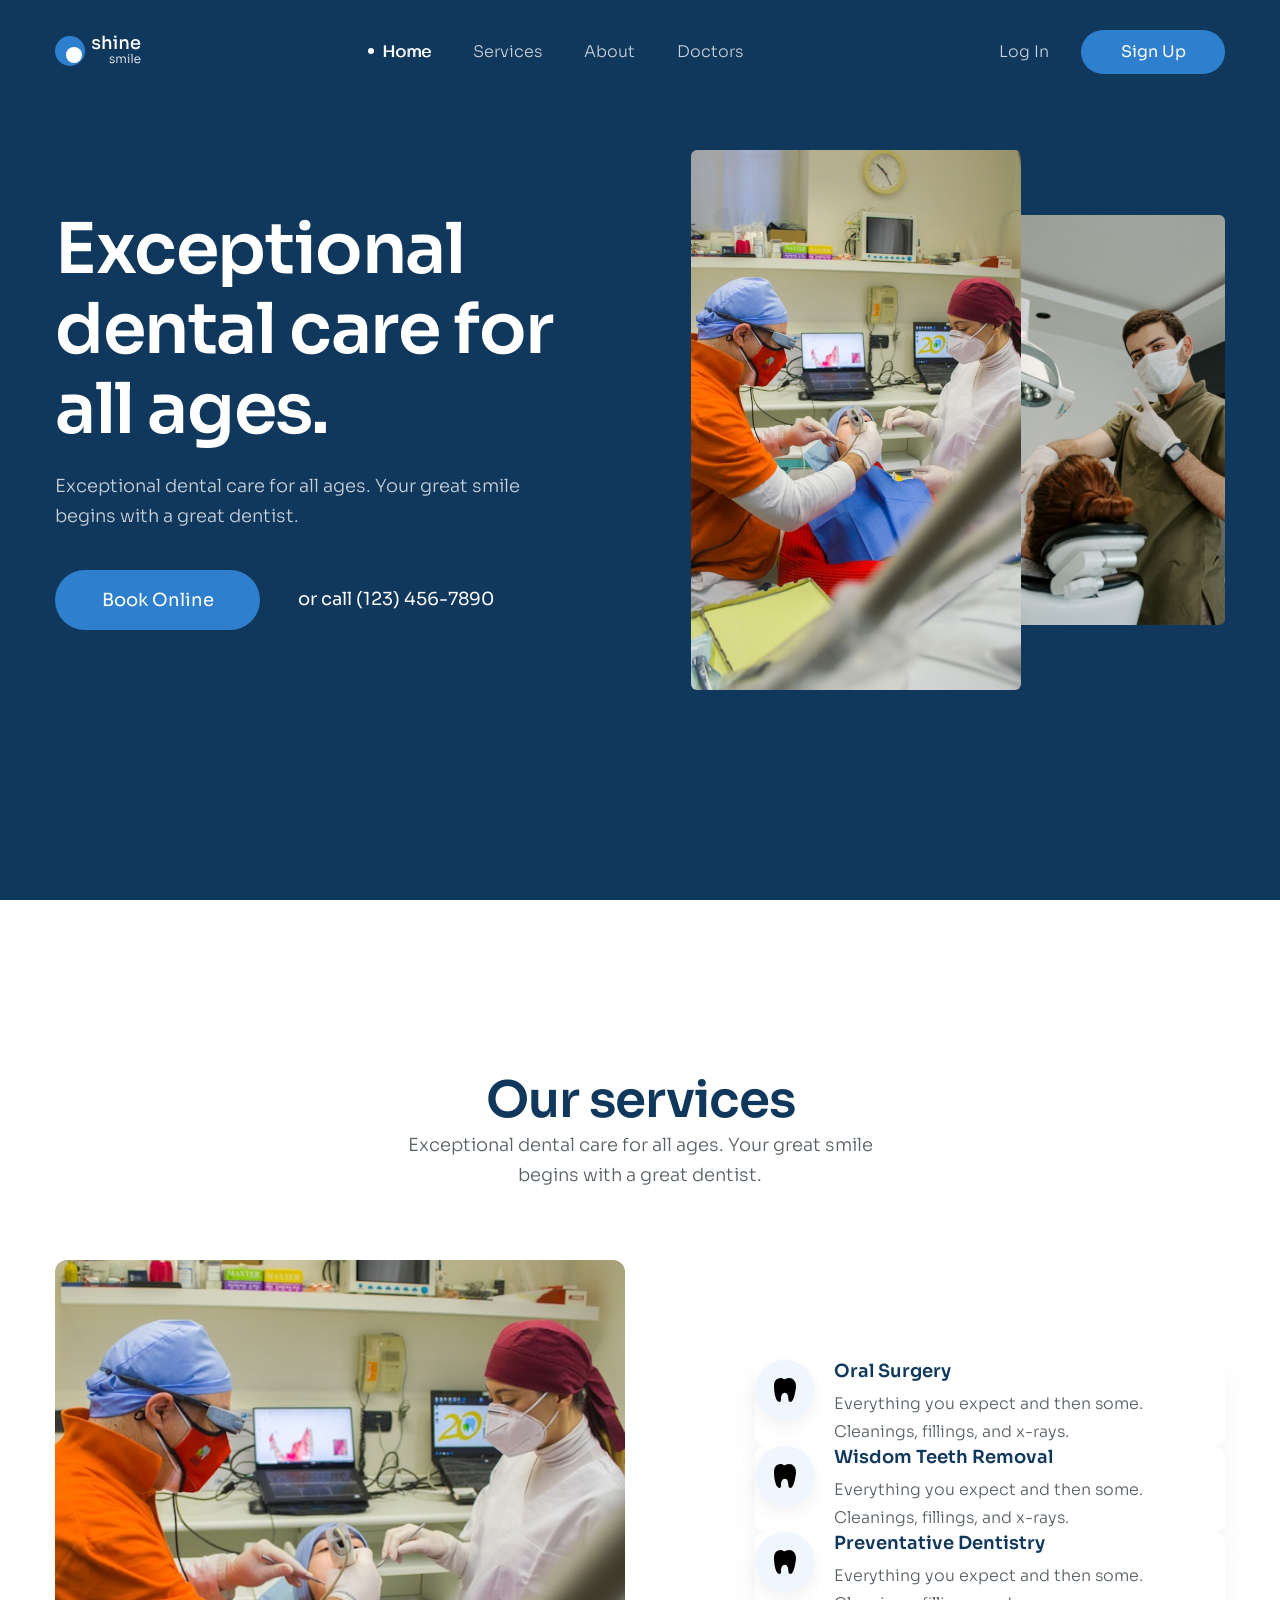
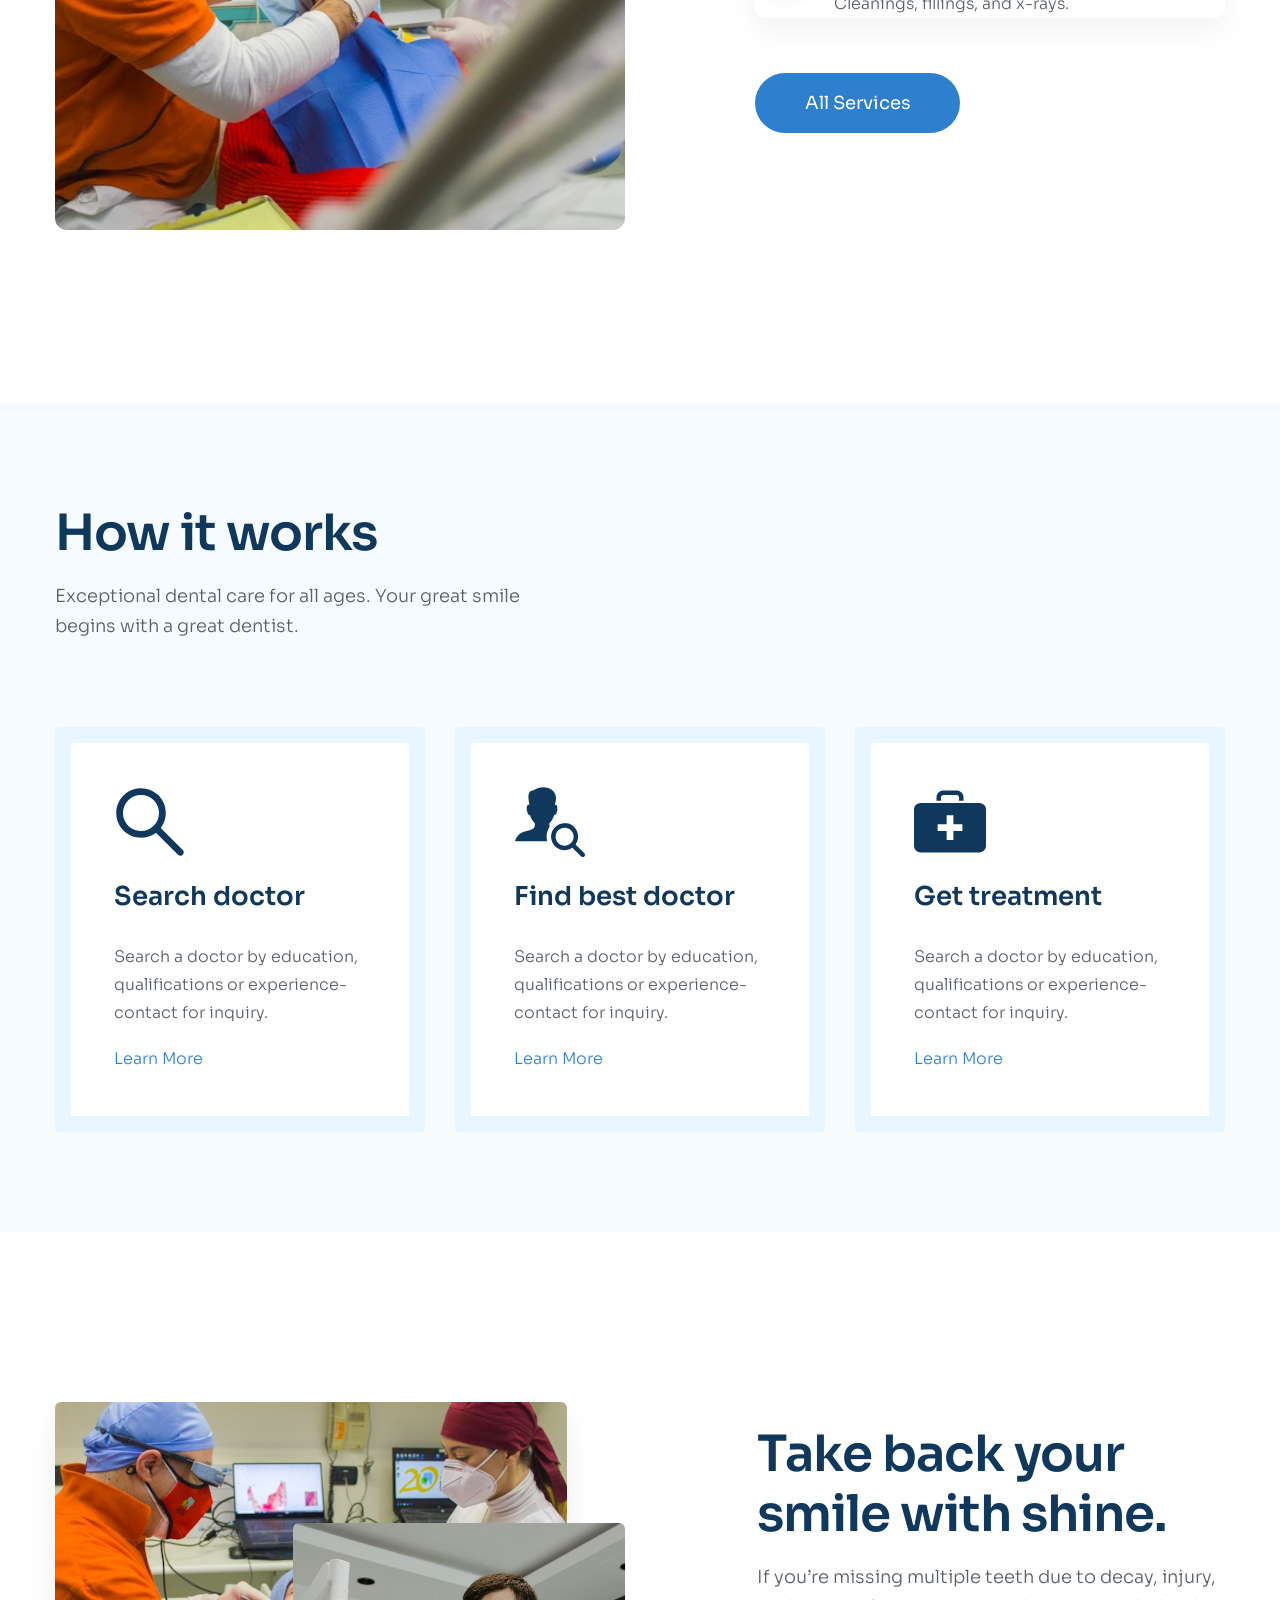
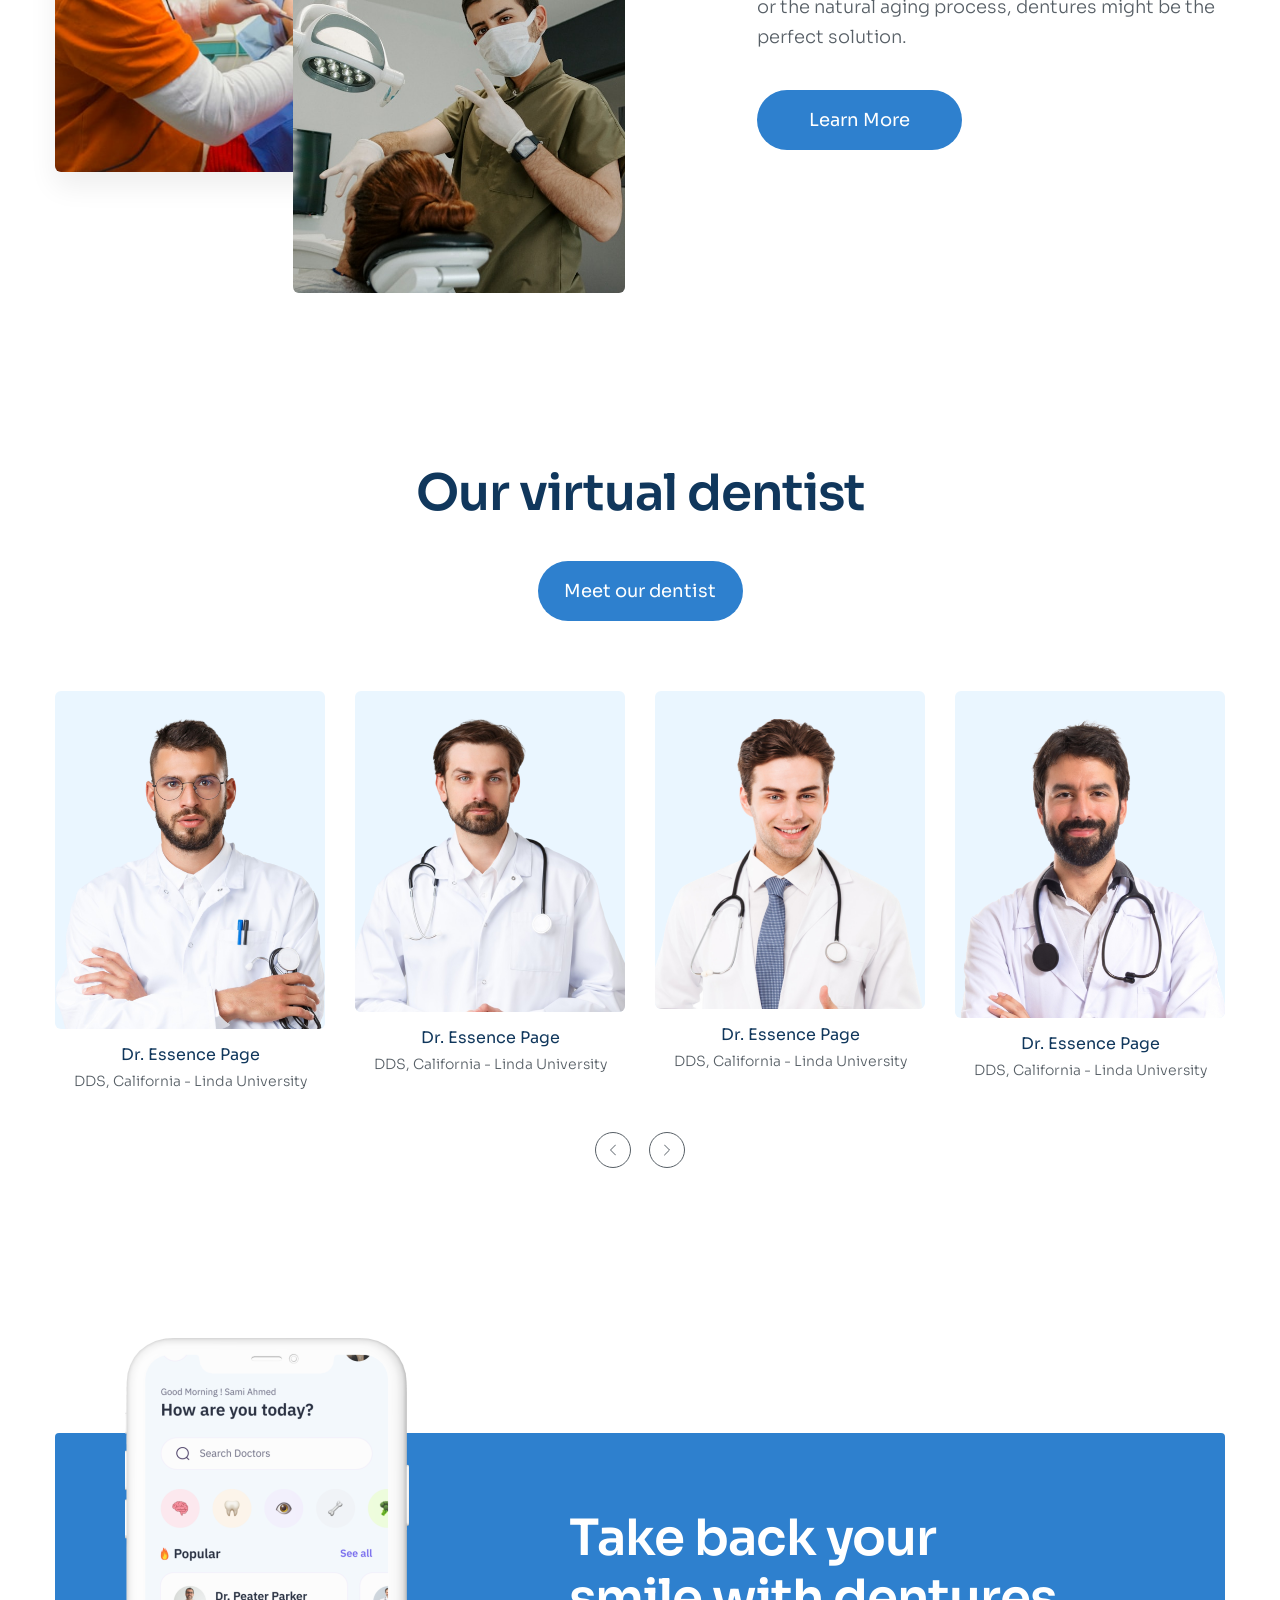
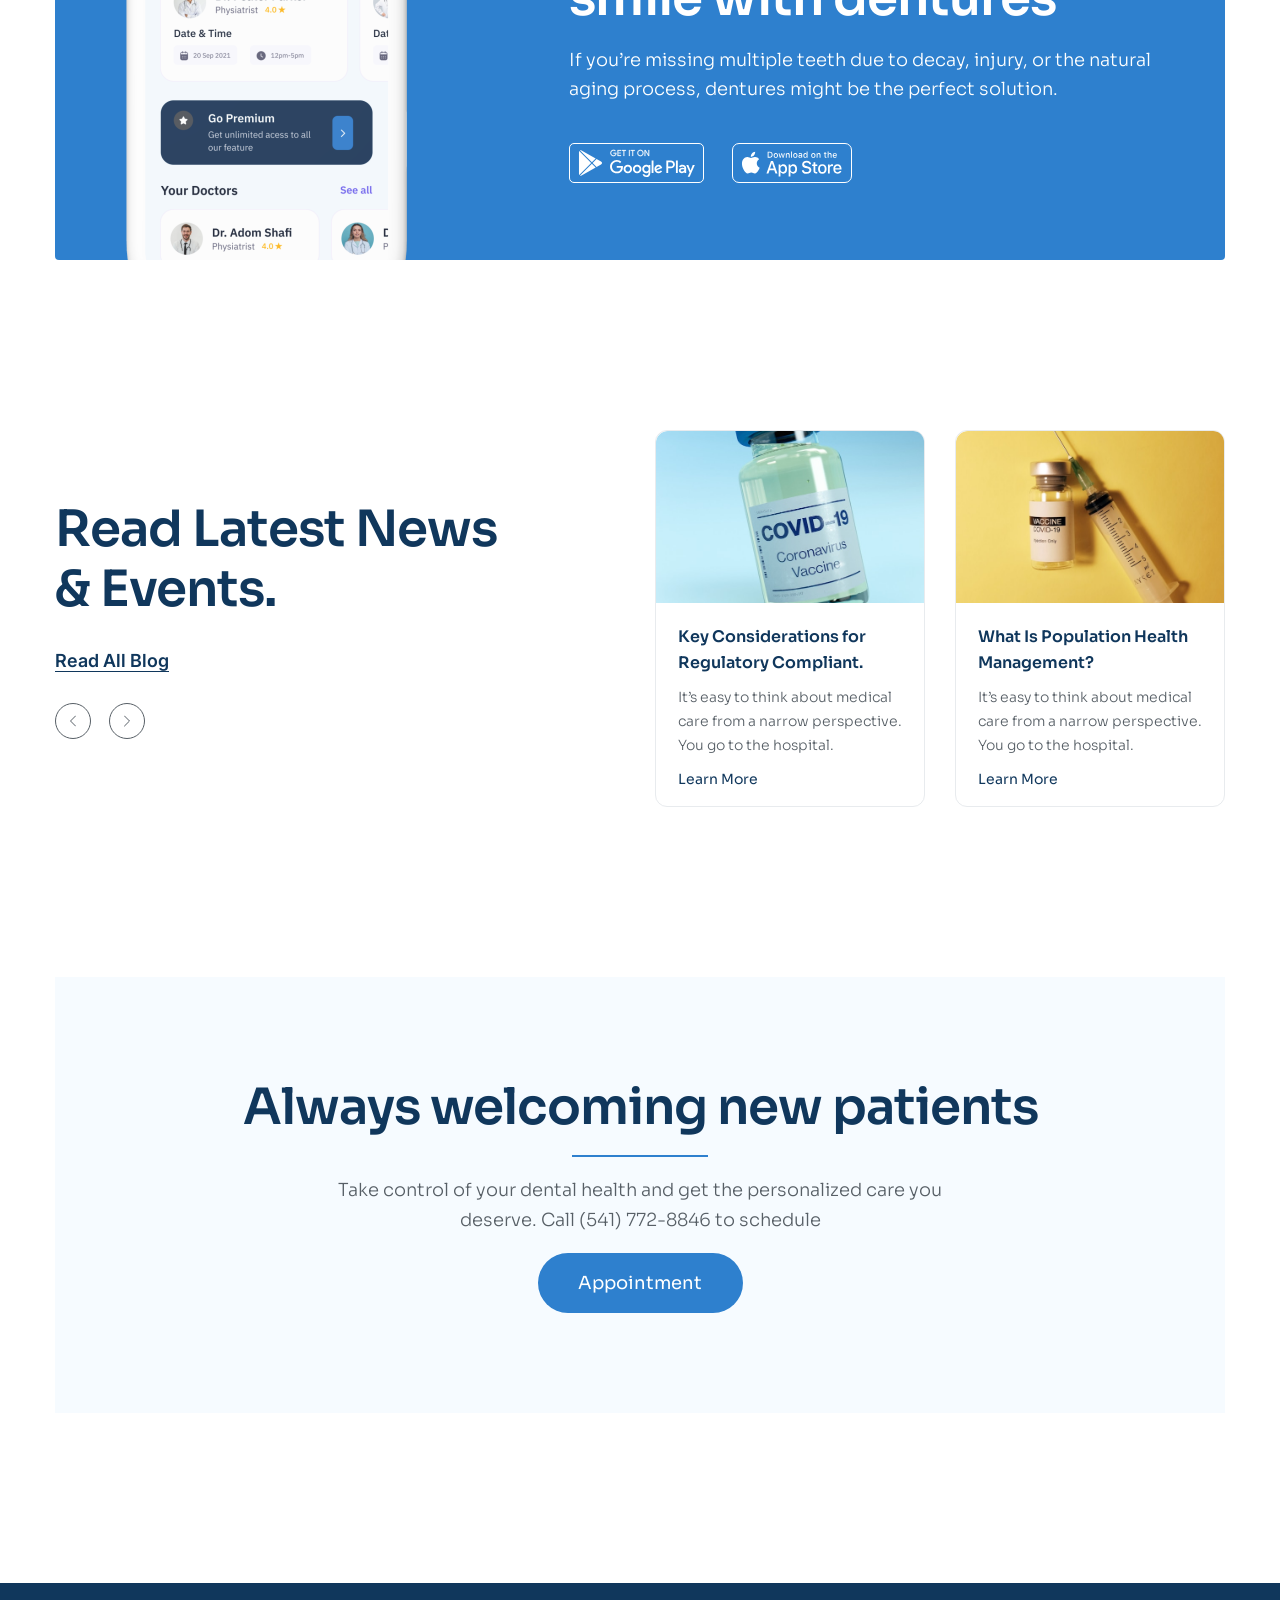
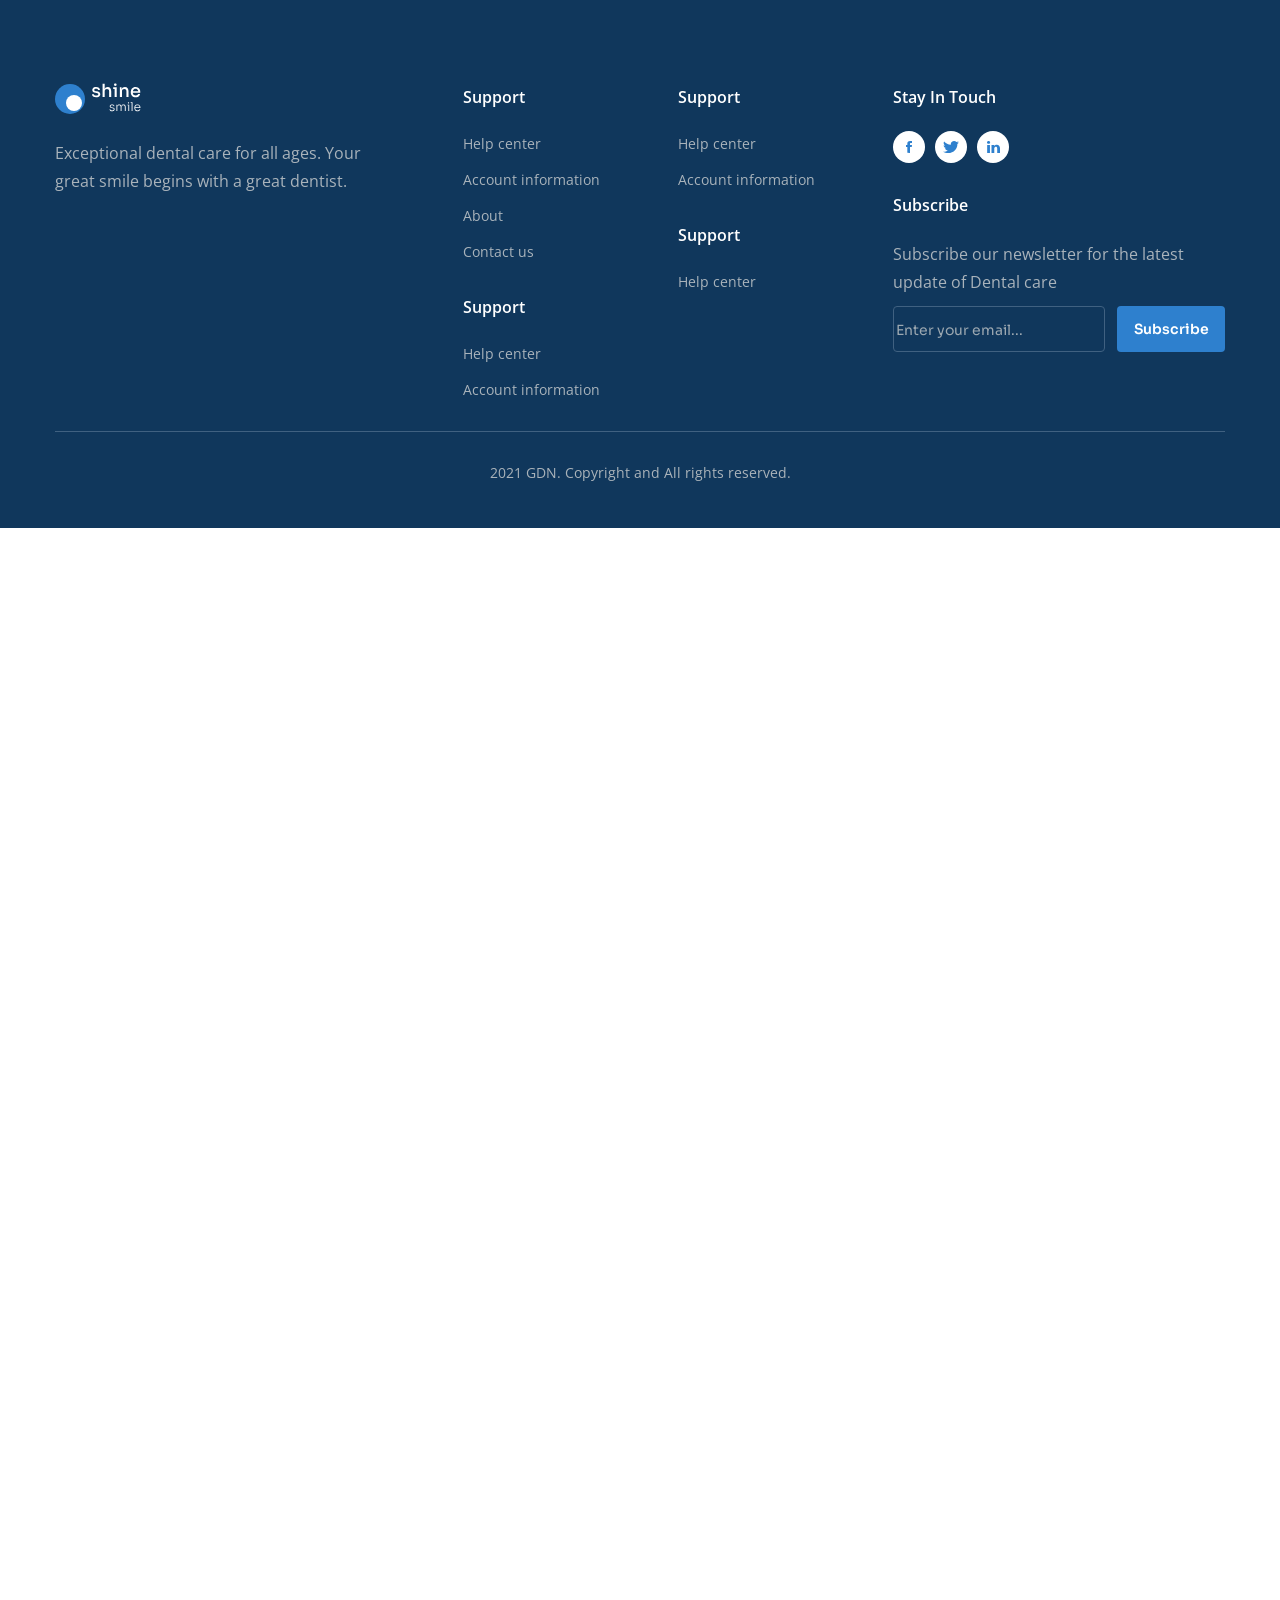
<file: index.html>
<!DOCTYPE html>
<html lang="vi">
  <head>
    <meta charset="UTF-8" />
    <meta name="viewport" content="width=device-width, initial-scale=1.0" />
    <!-- add favicon -->
    <link
      rel="apple-touch-icon"
      sizes="57x57"
      href="./assets/favicon/apple-icon-57x57.png"
    />
    <link
      rel="apple-touch-icon"
      sizes="60x60"
      href="./assets/favicon/apple-icon-60x60.png"
    />
    <link
      rel="apple-touch-icon"
      sizes="72x72"
      href="./assets/favicon/apple-icon-72x72.png"
    />
    <link
      rel="apple-touch-icon"
      sizes="76x76"
      href="./assets/favicon/apple-icon-76x76.png"
    />
    <link
      rel="apple-touch-icon"
      sizes="114x114"
      href="./assets/favicon/apple-icon-114x114.png"
    />
    <link
      rel="apple-touch-icon"
      sizes="120x120"
      href="./assets/favicon/apple-icon-120x120.png"
    />
    <link
      rel="apple-touch-icon"
      sizes="144x144"
      href="./assets/favicon/apple-icon-144x144.png"
    />
    <link
      rel="apple-touch-icon"
      sizes="152x152"
      href="./assets/favicon/apple-icon-152x152.png"
    />
    <link
      rel="apple-touch-icon"
      sizes="180x180"
      href="./assets/favicon/apple-icon-180x180.png"
    />
    <link
      rel="icon"
      type="image/png"
      sizes="192x192"
      href="./assets/favicon/android-icon-192x192.png"
    />
    <link
      rel="icon"
      type="image/png"
      sizes="32x32"
      href="./assets/favicon/favicon-32x32.png"
    />
    <link
      rel="icon"
      type="image/png"
      sizes="96x96"
      href="./assets/favicon/favicon-96x96.png"
    />
    <link
      rel="icon"
      type="image/png"
      sizes="16x16"
      href="./assets/favicon/favicon-16x16.png"
    />
    <link rel="manifest" href="./assets/favicon/manifest.json" />
    <meta name="msapplication-TileColor" content="#ffffff" />
    <meta
      name="msapplication-TileImage"
      content="./assets/favicon/ms-icon-144x144.png"
    />
    <meta name="theme-color" content="#ffffff" />
    <!-- embed font -->
    <link rel="preconnect" href="https://fonts.googleapis.com" />
    <link rel="preconnect" href="https://fonts.gstatic.com" crossorigin />
    <link
      href="https://fonts.googleapis.com/css2?family=Inter:ital,opsz,wght@0,14..32,100..900;1,14..32,100..900&family=Open+Sans:ital,wdth,wght@0,75..100,300..800;1,75..100,300..800&family=Sora:wght@100..800&display=swap"
      rel="stylesheet"
    />
    <!-- link reset -->
    <link rel="stylesheet" href="./assets/css/reset.css" />
    <!-- link style -->
    <link rel="stylesheet" href="./assets/css/style.css" />
    <title>Shine smile</title>
  </head>
  <body style="height: 10000px">
    <!-- header -->
    <header class="header">
      <div class="container">
        <!-- header top -->
        <div class="header-top">
          <!-- logo -->
          <a href="#!"
            ><img
              src="./assets/img/icon/logo.svg"
              alt="shine smile"
              class="logo"
          /></a>
          <!-- nav -->
          <div class="navbar">
            <ul class="navbar__list">
              <li class="navbar__item">
                <a href="#!" class="navbar__link navbar__link--active">Home</a>
              </li>
              <li class="navbar__item">
                <a href="#!" class="navbar__link">Services</a>
              </li>
              <li class="navbar__item">
                <a href="#!" class="navbar__link">About</a>
              </li>
              <li class="navbar__item">
                <a href="#!" class="navbar__link">Doctors</a>
              </li>
            </ul>
          </div>
          <!-- cta action -->
          <div class="header__action">
            <a href="#!" class="header__action--login">Log In</a>
            <a href="#!" class="btn header__action--signup">Sign Up</a>
          </div>
        </div>
        <!-- hero -->
        <section class="hero">
          <!-- hero left -->
          <section class="hero__content">
            <h1 class="hero__heading">Exceptional dental care for all ages.</h1>
            <p class="hero__desc">
              Exceptional dental care for all ages. Your great smile begins with
              a great dentist.
            </p>
            <div class="hero__row">
              <a href="" class="btn">Book Online</a>
              <span class="hero__phone">or call (123) 456-7890</span>
            </div>
          </section>
          <!-- hero right -->
          <div class="hero__media">
            <figure class="hero__images">
              <img
                src="./assets/img/photo/hero-1.jpg"
                alt="Exceptional dental care for all ages."
                class="hero__img hero__img--large"
              />
              <img
                src="./assets/img/photo/hero-2.jpg"
                alt="Exceptional dental care for all ages."
                class="hero__img hero__img--small"
              />
            </figure>
          </div>
        </section>
      </div>
    </header>
    <!-- main -->
    <main>
      <!-- service -->
      <section class="service">
        <div class="container">
          <h2 class="service__heading section-heading">Our services</h2>
          <p class="service__desc section-desc">
            Exceptional dental care for all ages. Your great smile begins with a
            great dentist.
          </p>
          <div class="service__row">
            <!-- service left -->
            <figure>
              <img
                src="./assets/img/photo/hero-1.jpg"
                alt="Our services"
                class="service__img"
              />
            </figure>
            <!-- service right -->
            <div class="service__list">
              <!-- item 1 -->
              <section class="service-item">
                <div class="service-item__icon">
                  <svg
                    xmlns="http://www.w3.org/2000/svg"
                    width="22"
                    height="24"
                    viewBox="0 0 22 24"
                    fill="none"
                  >
                    <path
                      d="M20.3598 2.63964C17.9506 -0.556131 14.2772 -0.568132 11.2481 1.10682C11.001 1.24657 10.7219 1.31411 10.4406 1.30222C10.1592 1.29033 9.88633 1.19945 9.65105 1.03931C8.49552 0.245717 7.29036 -0.316477 5.13904 0.207462C0.623408 1.3071 0 4.90379 0 8.99816C0.0797353 12.1602 0.500857 15.3032 1.25551 18.3683C2.11836 22.0168 3.90382 24 5.43354 24C6.96326 24 7.00963 22.2204 7.00963 20.8016C7.00963 19.2009 7.39505 14.8009 10.8642 14.8009C13.5317 14.8009 14.3333 18.4013 14.3333 20.8016C14.3329 23.095 15.1722 24 16.6628 24C19.5267 24 20.9796 15.3938 21.3719 13.1237C21.7642 10.8535 22.9882 6.12569 20.3598 2.63964Z"
                      fill="currentColor"
                    />
                  </svg>
                </div>
                <div class="service-item__body">
                  <div class="service-item__heading">Oral Surgery</div>
                  <div class="service-item__desc">
                    Everything you expect and then some. Cleanings, fillings,
                    and x-rays.
                  </div>
                </div>
              </section>
              <!-- item 2 -->
              <section class="service-item">
                <div class="service-item__icon">
                  <svg
                    xmlns="http://www.w3.org/2000/svg"
                    width="22"
                    height="24"
                    viewBox="0 0 22 24"
                    fill="none"
                  >
                    <path
                      d="M20.3598 2.63964C17.9506 -0.556131 14.2772 -0.568132 11.2481 1.10682C11.001 1.24657 10.7219 1.31411 10.4406 1.30222C10.1592 1.29033 9.88633 1.19945 9.65105 1.03931C8.49552 0.245717 7.29036 -0.316477 5.13904 0.207462C0.623408 1.3071 0 4.90379 0 8.99816C0.0797353 12.1602 0.500857 15.3032 1.25551 18.3683C2.11836 22.0168 3.90382 24 5.43354 24C6.96326 24 7.00963 22.2204 7.00963 20.8016C7.00963 19.2009 7.39505 14.8009 10.8642 14.8009C13.5317 14.8009 14.3333 18.4013 14.3333 20.8016C14.3329 23.095 15.1722 24 16.6628 24C19.5267 24 20.9796 15.3938 21.3719 13.1237C21.7642 10.8535 22.9882 6.12569 20.3598 2.63964Z"
                      fill="currentColor"
                    />
                  </svg>
                </div>
                <div class="service-item__body">
                  <div class="service-item__heading">Wisdom Teeth Removal</div>
                  <div class="service-item__desc">
                    Everything you expect and then some. Cleanings, fillings,
                    and x-rays.
                  </div>
                </div>
              </section>
              <!-- item 3 -->
              <section class="service-item">
                <div class="service-item__icon">
                  <svg
                    xmlns="http://www.w3.org/2000/svg"
                    width="22"
                    height="24"
                    viewBox="0 0 22 24"
                    fill="none"
                  >
                    <path
                      d="M20.3598 2.63964C17.9506 -0.556131 14.2772 -0.568132 11.2481 1.10682C11.001 1.24657 10.7219 1.31411 10.4406 1.30222C10.1592 1.29033 9.88633 1.19945 9.65105 1.03931C8.49552 0.245717 7.29036 -0.316477 5.13904 0.207462C0.623408 1.3071 0 4.90379 0 8.99816C0.0797353 12.1602 0.500857 15.3032 1.25551 18.3683C2.11836 22.0168 3.90382 24 5.43354 24C6.96326 24 7.00963 22.2204 7.00963 20.8016C7.00963 19.2009 7.39505 14.8009 10.8642 14.8009C13.5317 14.8009 14.3333 18.4013 14.3333 20.8016C14.3329 23.095 15.1722 24 16.6628 24C19.5267 24 20.9796 15.3938 21.3719 13.1237C21.7642 10.8535 22.9882 6.12569 20.3598 2.63964Z"
                      fill="currentColor"
                    />
                  </svg>
                </div>
                <div class="service-item__body">
                  <div class="service-item__heading">
                    Preventative Dentistry
                  </div>
                  <div class="service-item__desc">
                    Everything you expect and then some. Cleanings, fillings,
                    and x-rays.
                  </div>
                </div>
              </section>
              <a href="#!" class="btn service__btn">All Services</a>
            </div>
          </div>
        </div>
      </section>
      <!-- work -->
      <section class="work">
        <div class="container">
          <h2 class="section-heading">How it works</h2>
          <p class="section-desc work__desc">
            Exceptional dental care for all ages. Your great smile begins with a
            great dentist.
          </p>
          <div class="work__list">
            <!-- work item 1 -->
            <section class="work-item">
              <img
                src="./assets/img/icon/Orion_search.svg"
                alt="#!"
                class="work-item__icon"
              />
              <h3 class="work-item__heading">Search doctor</h3>
              <p class="work-item__desc">
                Search a doctor by education, qualifications or
                experience-contact for inquiry.
              </p>
              <a href="#!" class="work-item__more">Learn More</a>
            </section>

            <!-- work item 2 -->
            <section class="work-item">
              <img
                src="./assets/img/icon/Orion_find-user.svg"
                alt="#!"
                class="work-item__icon"
              />
              <h3 class="work-item__heading">Find best doctor</h3>
              <p class="work-item__desc">
                Search a doctor by education, qualifications or
                experience-contact for inquiry.
              </p>
              <a href="#!" class="work-item__more">Learn More</a>
            </section>

            <!-- work item 3 -->
            <section class="work-item">
              <img
                src="./assets/img/icon/Orion_first-aid-kit.svg"
                alt="#!"
                class="work-item__icon"
              />
              <h3 class="work-item__heading">Get treatment</h3>
              <p class="work-item__desc">
                Search a doctor by education, qualifications or
                experience-contact for inquiry.
              </p>
              <a href="#!" class="work-item__more">Learn More</a>
            </section>
          </div>
        </div>
      </section>
      <!-- about -->
      <section class="about">
        <div class="container">
          <div class="about-row">
            <!-- about left -->
            <div class="about__media">
              <figure class="about__img">
                <img
                  src="./assets/img/photo/hero-1.jpg"
                  alt=""
                  class="about__img--big"
                />
                <img
                  src="./assets/img/photo/hero-2.jpg"
                  alt=""
                  class="about__img--small"
                />
              </figure>
            </div>
            <!-- about right -->
            <section class="about-content">
              <h2 class="section-heading">Take back your smile with shine.</h2>
              <p class="section-desc">
                If you’re missing multiple teeth due to decay, injury, or the
                natural aging process, dentures might be the perfect solution.
              </p>
              <a href="#!" class="btn about-content__btn">Learn More</a>
            </section>
          </div>
        </div>
      </section>
      <!-- team -->
      <section class="team">
        <div class="container">
          <div class="team-header">
            <h2 class="section-heading">Our virtual dentist</h2>
            <a href="#!" class="btn team__cta">Meet our dentist</a>
          </div>

          <div class="team__list">
            <!-- item 1 -->
            <article class="team-item">
              <div class="team-item__img-bg">
                <img
                  src="./assets/img/photo/doc1.png"
                  alt=""
                  class="team-item__thumb"
                />
              </div>
              <h3 class="team-item__name">Dr. Essence Page</h3>
              <p class="team-item__desc">DDS, California - Linda University</p>
            </article>
            <!-- item 2 -->
            <article class="team-item">
              <div class="team-item__img-bg">
                <img
                  src="./assets/img/photo/doc2.png"
                  alt=""
                  class="team-item__thumb"
                />
              </div>
              <h3 class="team-item__name">Dr. Essence Page</h3>
              <p class="team-item__desc">DDS, California - Linda University</p>
            </article>
            <!-- item 3 -->
            <article class="team-item">
              <div class="team-item__img-bg">
                <img
                  src="./assets/img/photo/doc3.png"
                  alt=""
                  class="team-item__thumb"
                />
              </div>
              <h3 class="team-item__name">Dr. Essence Page</h3>
              <p class="team-item__desc">DDS, California - Linda University</p>
            </article>
            <!-- item 4 -->
            <article class="team-item">
              <div class="team-item__img-bg">
                <img
                  src="./assets/img/photo/doc4.png"
                  alt=""
                  class="team-item__thumb"
                />
              </div>
              <h3 class="team-item__name">Dr. Essence Page</h3>
              <p class="team-item__desc">DDS, California - Linda University</p>
            </article>
          </div>

          <div class="control team__control">
            <!-- prev -->
            <button class="control__btn">
              <svg
                class="control-icon"
                xmlns="http://www.w3.org/2000/svg"
                width="6"
                height="12"
                viewBox="0 0 6 12"
                fill="none"
              >
                <path
                  d="M5.5 1L0.5 6L5.5 11"
                  stroke="#575F66"
                  stroke-linecap="round"
                  stroke-linejoin="round"
                />
              </svg>
            </button>
            <!-- next -->
            <button class="control__btn">
              <svg
                class="control-icon control-icon--next"
                xmlns="http://www.w3.org/2000/svg"
                width="6"
                height="12"
                viewBox="0 0 6 12"
                fill="none"
              >
                <path
                  d="M5.5 1L0.5 6L5.5 11"
                  stroke="#575F66"
                  stroke-linecap="round"
                  stroke-linejoin="round"
                />
              </svg>
            </button>
          </div>
        </div>
      </section>
      <!-- install mobile -->
      <section class="install">
        <div class="container">
          <div class="install__inner">
            <!-- install left -->
            <figure>
              <img
                src="./assets/img/photo/Rectangle.png"
                alt="#!"
                class="install__img"
              />
            </figure>
            <!-- install right -->
            <section class="install__content">
              <h2 class="section-heading install__heading">
                Take back your smile with dentures
              </h2>
              <p class="install__desc">
                If you’re missing multiple teeth due to decay, injury, or the
                natural aging process, dentures might be the perfect solution.
              </p>
              <div class="install__row">
                <a href="#!"
                  ><img
                    src="./assets/img/icon/google-play.svg"
                    alt=""
                    class="install__btn-img"
                /></a>
                <a href="#!"
                  ><img
                    src="./assets/img/icon/app-store.svg"
                    alt=""
                    class="install__btn-img"
                /></a>
              </div>
            </section>
          </div>
        </div>
      </section>
      <!-- blog -->
      <section class="blog">
        <div class="container">
          <div class="blog__inner">
            <!-- left blog -->
            <section class="blog__content">
              <h2 class="section-heading blog__heading">
                Read Latest News & Events.
              </h2>
              <a href="" class="blog__more">Read All Blog</a>
              <div class="control blog__control">
                <!-- prev -->
                <button class="control__btn">
                  <svg
                    class="control-icon"
                    xmlns="http://www.w3.org/2000/svg"
                    width="6"
                    height="12"
                    viewBox="0 0 6 12"
                    fill="none"
                  >
                    <path
                      d="M5.5 1L0.5 6L5.5 11"
                      stroke="#575F66"
                      stroke-linecap="round"
                      stroke-linejoin="round"
                    />
                  </svg>
                </button>
                <!-- next -->
                <button class="control__btn">
                  <svg
                    class="control-icon control-icon--next"
                    xmlns="http://www.w3.org/2000/svg"
                    width="6"
                    height="12"
                    viewBox="0 0 6 12"
                    fill="none"
                  >
                    <path
                      d="M5.5 1L0.5 6L5.5 11"
                      stroke="#575F66"
                      stroke-linecap="round"
                      stroke-linejoin="round"
                    />
                  </svg>
                </button>
              </div>
            </section>
            <!-- right blog -->
            <div class="blog__list">
              <!-- item 1 -->
              <article class="blog-item">
                <figure class="blog-item__wrap">
                  <img
                    src="./assets/img/photo/vac1.jpg"
                    alt="Key Considerations for Regulatory Compliant."
                    class="blog-item__thumb"
                  />
                </figure>
                <section class="blog-item__body">
                  <h3>
                    <a href="" class="blog-item__heading"
                      >Key Considerations for Regulatory Compliant.</a
                    >
                  </h3>
                  <p class="blog-item__desc">
                    It’s easy to think about medical care from a narrow
                    perspective. You go to the hospital.
                  </p>
                  <a href="" class="blog-item__more">Learn More</a>
                </section>
              </article>
              <!-- item 2 -->
              <article class="blog-item">
                <figure class="blog-item__wrap">
                  <img
                    src="./assets/img/photo/vac2.jpg"
                    alt="Key Considerations for Regulatory Compliant."
                    class="blog-item__thumb"
                  />
                </figure>
                <section class="blog-item__body">
                  <h3>
                    <a href="" class="blog-item__heading"
                      >What Is Population Health Management?</a
                    >
                  </h3>
                  <p class="blog-item__desc">
                    It’s easy to think about medical care from a narrow
                    perspective. You go to the hospital.
                  </p>
                  <a href="" class="blog-item__more">Learn More</a>
                </section>
              </article>
            </div>
          </div>
        </div>
      </section>
      <!-- appointment -->
      <section class="appointment">
        <div class="container">
          <div class="appointment__inner">
            <h2 class="section-heading appointment__heading">
              Always welcoming new patients
            </h2>
            <p class="section-desc appointment__desc">
              Take control of your dental health and get the personalized care
              you deserve. Call (541) 772-8846 to schedule
            </p>
            <a href="" class="btn appointment__btn">Appointment</a>
          </div>
        </div>
      </section>
    </main>
    <!-- footer -->
    <footer class="footer">
      <div class="container">
        <!-- top footer -->
        <div class="footer__top">
          <!-- footer 1 -->
          <div class="footer__column">
            <a href="#!"
              ><img
                src="./assets/img/icon/logo.svg"
                alt="shine smile"
                class="logo"
              />
            </a>
            <p class="footer__desc">
              Exceptional dental care for all ages. Your great smile begins with
              a great dentist.
            </p>
          </div>
          <!-- footer 2 -->
          <div class="footer__column">
            <h3 class="footer__heading">Support</h3>
            <ul class="footer__list">
              <li class="footer__item">
                <a href="#!" class="footer__link">Help center</a>
              </li>
              <li class="footer__item">
                <a href="#!" class="footer__link">Account information</a>
              </li>
              <li class="footer__item">
                <a href="#!" class="footer__link">About</a>
              </li>
              <li class="footer__item">
                <a href="#!" class="footer__link">Contact us</a>
              </li>
            </ul>
            <h3 class="footer__heading">Support</h3>
            <ul class="footer__list">
              <li class="footer__item">
                <a href="#!" class="footer__link">Help center</a>
              </li>
              <li class="footer__item">
                <a href="#!" class="footer__link">Account information</a>
              </li>
            </ul>
          </div>
          <!-- footer 3 -->
          <div class="footer__column">
            <h3 class="footer__heading">Support</h3>
            <ul class="footer__list">
              <li class="footer__item">
                <a href="#!" class="footer__link">Help center</a>
              </li>
              <li class="footer__item">
                <a href="#!" class="footer__link">Account information</a>
              </li>
            </ul>
            <h3 class="footer__heading">Support</h3>
            <ul class="footer__list">
              <li class="footer__item">
                <a href="#!" class="footer__link">Help center</a>
              </li>
            </ul>
          </div>
          <!-- footer 4 -->
          <div class="footer__column">
            <h3 class="footer__heading">Stay In Touch</h3>
            <div class="footer__social">
              <a href="" class="footer__social-btn">
                <svg xmlns="http://www.w3.org/2000/svg" width="6" height="12" viewBox="0 0 6 12" fill="none">
                    <path d="M3.98981 11.9358V6.0302H5.76473L6 3.9517H3.98981L3.9928 2.91132C3.9928 2.3692 4.0477 2.07885 4.87783 2.07885H5.98755V0H4.21224C2.07977 0 1.32931 1.00825 1.32931 2.70405V3.95186H0V6.03055H1.32931V11.8521C1.84718 11.9489 2.38257 12 2.93075 12C3.28487 12 3.63863 11.9786 3.98981 11.9358Z" fill="currentColor"/>
                  </svg></a
              ><a href="" class="footer__social-btn"><svg xmlns="http://www.w3.org/2000/svg" width="16" height="12" viewBox="0 0 16 12" fill="none">
                <path d="M16 1.42062C15.405 1.66154 14.771 1.82123 14.11 1.89877C14.79 1.524 15.309 0.935077 15.553 0.225231C14.919 0.574154 14.219 0.820615 13.473 0.958154C12.871 0.366462 12.013 0 11.077 0C9.261 0 7.799 1.36062 7.799 3.02862C7.799 3.26862 7.821 3.49938 7.875 3.71908C5.148 3.59631 2.735 2.38985 1.114 0.552C0.831 1.00523 0.665 1.524 0.665 2.08246C0.665 3.13108 1.25 4.06062 2.122 4.59877C1.595 4.58954 1.078 4.44831 0.64 4.22585C0.64 4.23508 0.64 4.24708 0.64 4.25908C0.64 5.73046 1.777 6.95262 3.268 7.23415C3.001 7.30154 2.71 7.33385 2.408 7.33385C2.198 7.33385 1.986 7.32277 1.787 7.28215C2.212 8.48123 3.418 9.36277 4.852 9.39138C3.736 10.1972 2.319 10.6828 0.785 10.6828C0.516 10.6828 0.258 10.6717 0 10.6412C1.453 11.5062 3.175 12 5.032 12C11.068 12 14.368 7.38462 14.368 3.384C14.368 3.25015 14.363 3.12092 14.356 2.99262C15.007 2.56615 15.554 2.03354 16 1.42062Z" fill="currentColor"/>
              </svg></a
              ><a href="" class="footer__social-btn"><svg xmlns="http://www.w3.org/2000/svg" width="13" height="12" viewBox="0 0 13 12" fill="none">
                <path d="M0 1.39394C0 0.989891 0.146401 0.656558 0.439189 0.393939C0.731978 0.131309 1.11262 0 1.58108 0C2.04119 0 2.41344 0.129285 2.69788 0.387879C2.99066 0.654545 3.13707 1.00201 3.13707 1.4303C3.13707 1.81818 2.99486 2.14141 2.71042 2.4C2.41764 2.66667 2.03282 2.8 1.55598 2.8H1.54344C1.08333 2.8 0.711072 2.66667 0.426641 2.4C0.142209 2.13333 0 1.79798 0 1.39394ZM0.163127 12V3.90303H2.94884V12H0.163127ZM4.49228 12H7.27799V7.47879C7.27799 7.19595 7.31146 6.97777 7.37838 6.82424C7.49549 6.54949 7.67326 6.31716 7.91168 6.12727C8.1501 5.93737 8.44916 5.84242 8.80888 5.84242C9.74582 5.84242 10.2143 6.45252 10.2143 7.67273V12H13V7.35758C13 6.16161 12.7072 5.25455 12.1216 4.63636C11.536 4.01818 10.7622 3.70909 9.80019 3.70909C8.72104 3.70909 7.88031 4.15758 7.27799 5.05455V5.07879H7.26544L7.27799 5.05455V3.90303H4.49228C4.509 4.16161 4.51737 4.96565 4.51737 6.31515C4.51737 7.66464 4.509 9.55959 4.49228 12Z" fill="currentColor"/>
              </svg></a>
            </div>
            <h3 class="footer__heading">Subscribe</h3>
            <p class="footer__desc">
                Subscribe our newsletter for the latest update of Dental care
              </p>
            <form class="footer-form" action="">
                <input type="email" class="footer-form__input" placeholder="Enter your email...">
                <button class="footer-form__submit">Subscribe</button>
            </form>
          </div>
        </div>
        <!-- copy right -->
        <div class="footer__copyright">
            <p class="footer__copyright-text">2021 GDN. Copyright and All rights reserved.</p>
        </div>
      </div>
    </footer>
  </body>
</html>
</file>
<file: assets/css/style.css>
* {
  box-sizing: border-box;
}
:root {
  --header-bg: #10375c;
}
html {
  font-size: 62.5%;
}
body {
  font-size: 1.6rem;
  font-family: "Sora", sans-serif;
}
/* =============================== common ================================ */
input,textarea,select,button{
  font-family: inherit;
  font-size: inherit;
}
.control__btn {
  width: 36px;
  height: 36px;
  border-radius: 50%;
  display: flex;
  justify-content: center;
  align-items: center;
  border: 1px solid #575f66;
  background: #fff;
  cursor: pointer;
}
.control__btn:hover {
  background: #2e80ce;
  border-color: #2e80ce;
  color: #fff;
}
.control {
  display: flex;
  column-gap: 18px;
  align-items: center;
}
.container {
  width: 1170px;
  margin: 0 auto;
  max-width: calc(100% - 48px);
}
a {
  text-decoration: none;
}
.btn {
  display: inline-block;
  min-width: 205px;
  line-height: 60px;
  background: #2e80ce;
  color: #fff;
  text-align: center;
  font-size: 1.8rem;
  font-style: normal;
  border-radius: 999px;
}
.btn:hover {
  opacity: 0.9;
}
.section-heading {
  color: #10375c;
  font-size: 5rem;
  font-weight: 600;
  line-height: 1.2;
  letter-spacing: -1px;
}
.section-desc {
  margin-top: 18px;
  color: #575f66;
  font-size: 1.8rem;
  font-weight: 300;
  line-height: 1.67;
}

/* =============================== header ================================ */
.header {
  background: var(--header-bg);
  min-height: 100vh;
  padding-top: 30px;
}
.header-top {
  display: flex;
  justify-content: space-between;
  align-items: center;
}
.navbar__list {
  display: flex;
}
.header__action--login,
.navbar__link {
  color: #c9d2da;
  font-size: 1.6rem;
  font-weight: 300;
  line-height: 1.75;
  font-style: normal;
  padding: 8px 21px;
}
.navbar__link:hover,
.navbar__link--active {
  text-shadow: 1px 0 0 currentColor;
  color: #fff;
}
.navbar__link--active::before {
  position: relative;
  right: 8px;
  top: -3px;
  content: "";
  display: inline-block;
  width: 6px;
  height: 6px;
  border-radius: 50%;
  background: #fff;
}
.header__action--signup {
  min-width: 144px;
  line-height: 44px;
  font-size: 1.6rem;
}
.header__action--login {
  margin-right: 7px;
}
/* =============================== hero ================================ */
.hero {
  display: flex;
  padding-top: 76px;
  align-items: center;
}
.hero__content {
  width: 44%;
}
.hero__media {
  flex: 1;
}
.hero__heading {
  color: #fff;
  font-size: 7rem;
  font-weight: 600;
  line-height: 1.14;
  letter-spacing: -1.4px;
}
.hero__desc {
  margin-top: 22px;
  color: #c9d2da;
  font-size: 1.8rem;
  font-style: normal;
  font-weight: 300;
  line-height: 1.66; /* 166.667% */
}
.hero__row {
  margin-top: 38px;
  display: flex;
  align-items: center;
  column-gap: 38px;
}
.hero__phone {
  color: #fff;
  text-align: center;
  font-size: 1.8rem;
  font-style: normal;
  line-height: 1.66; /* 166.667% */
}
.hero__images {
  display: flex;
  align-items: center;
  justify-content: flex-end;
}
.hero__img {
  border-radius: 6px;
  object-fit: cover;
}
.hero__img--large {
  width: 330px;
  height: 540px;
  margin-right: -6px;
  z-index: 1;
}
.hero__img--small {
  width: 210px;
  height: 410px;
}
/* =============================== service ================================ */
.service {
  padding: 170px 0;
}
.service__heading,
.service__desc {
  text-align: center;
}
.service__desc {
  width: 468px;
  margin: 0 auto;
}
.service__row {
  display: flex;
  margin-top: 70px;
  justify-content: space-between;
  align-items: center;
}
.service__img {
  width: 570px;
  height: 570px;
  border-radius: 12px;
  object-fit: cover;
}
.service-item {
  display: flex;
  width: 470px;
  border-radius: 10px;
  background: #fff;
  transition: 0.25s;
}
.service-item {
  position: relative;
  box-shadow: 0px 14px 28px 0px rgba(0, 0, 0, 0.05);
}
.service-item:hover .service-item__icon {
  color: #fff;
  background: #2e80ce;
  transition: 0.25s;
}
.service-item__icon {
  width: 60px;
  height: 60px;
  border-radius: 30px;
  background: #eff6fd;
  box-shadow: 0px 8px 16px 0px rgba(0, 0, 0, 0.05);
  display: flex;
  justify-content: center;
  align-items: center;
  flex-shrink: 0;
  margin-right: 19px;
}
.service-item__heading {
  color: #10375c;
  font-size: 1.8rem;
  font-weight: 600;
  line-height: normal;
}
.service-item__desc {
  margin-top: 8px;
  color: #575f66;
  font-size: 1.6rem;
  font-weight: 300;
  line-height: 1.75;
}
.service__btn {
  margin-top: 55px;
}
/* =============================== work ================================ */
.work {
  padding: 100px 0;
  background: #f6fbff;
}
.work__desc {
  width: 468px;
}
.work__list {
  margin-top: 86px;
  display: grid;
  grid-template-columns: repeat(3, 1fr);
  column-gap: 30px;
}
.work-item {
  padding: 43px;
  border-radius: 4px;
  background: #fff;
  border: 16px solid #eaf6ff;
  transition: 0.25s;
}
.work-item:hover {
  border-color: #2e80ce;
  transform: translateY(-16px);
}
.work-item__heading {
  margin-top: 18px;
  color: #10375c;
  font-size: 2.6rem;
  font-weight: 600;
  line-height: 1.38;
}
.work-item__desc {
  margin-top: 28px;
  color: #575f66;
  font-size: 1.6rem;
  font-weight: 300;
  line-height: 1.75;
}
.work-item__more {
  margin-top: 18px;
  color: #2e80ce;
  font-size: 1.6rem;
  font-weight: 300;
  line-height: 1.75;
  display: inline-block;
}
/* =============================== about ================================ */
.about {
  padding: 85px 0 206px;
  margin-top: 85px;
}
.about-row {
  display: flex;
  justify-content: space-between;
  align-items: center;
}
.about__media {
  width: 49%;
}
.about__img {
  position: relative;
}
.about-content {
  width: 40%;
}
.about__img--big {
  display: flex;
  width: 512px;
  height: 370px;
  border-radius: 6px;
  box-shadow: 0px 14px 28px 0px rgba(0, 0, 0, 0.07);
  object-fit: cover;
}
.about__img--small {
  width: 332px;
  height: 370px;
  border-radius: 6px;
  object-fit: cover;
  position: absolute;
  top: 121px;
  left: 238px;
}
.about-content__btn {
  margin-top: 38px;
}
/* =============================== team ================================ */
.team {
  padding: 85px 0;
}
.team-header {
  text-align: center;
}
.team__cta {
  margin-top: 38px;
}
.team__list {
  display: grid;
  margin-top: 70px;
  column-gap: 30px;
  grid-template-columns: repeat(4, 1fr);
}
.team-item__thumb {
  max-width: 100%;
  object-fit: cover;
  display: block;
}
.team-item__img-bg {
  border-radius: 6px;
  background: #eaf6ff;
  padding-top: 28px;
  overflow: hidden;
}
.team-item__name {
  margin-top: 12px;
  color: #10375c;
  text-align: center;
  font-size: 1.6rem;
  line-height: 1.75;
}
.team-item__desc {
  color: #575f66;
  text-align: center;
  font-size: 1.4rem;
  font-weight: 300;
  line-height: 1.85;
}
.team__control {
  margin-top: 38px;
  justify-content: center;
}
.control-icon--next {
  rotate: 180deg;
}
/* =============================== install ================================ */
.install__inner {
  margin: 180px 0 85px;
  position: relative;
  justify-content: space-between;
  padding: 0 70px;
  display: flex;
  align-items: center;
  height: 427px;
  border-radius: 4px;
  background: #2e80ce;
}
.install__img {
  position: absolute;
  width: 284px;
  height: 522px;
  bottom: 0;
}
.install__content {
  max-width: 586px;
}
.install__heading {
  color: #fff;
  font-size: 5rem;
  font-weight: 600;
  line-height: 1.2;
  letter-spacing: -1px;
  max-width: 489px;
}
.install__desc {
  margin-top: 18px;
  color: #fff;
  font-size: 1.8rem;
  font-weight: 300;
  line-height: 1.66;
}
.install__row {
  display: flex;
  margin-top: 38px;
  column-gap: 28px;
  align-items: center;
}
/* =============================== blog ================================ */
.blog {
  padding: 85px 0;
}
.blog__inner {
  display: flex;
  justify-content: space-between;
  align-items: center;
}
.blog__content {
  width: 40%;
}
.blog__heading {
  max-width: 470px;
}
.blog__more {
  display: inline-block;
  margin-top: 28px;
  color: #10375c;
  font-family: Inter;
  font-size: 1.8rem;
  font-weight: 600;
  line-height: 1.55;
  text-decoration-line: underline;
  text-underline-offset: 4px;
}
.blog__control {
  margin-top: 28px;
  justify-content: flex-start;
}
.blog__list {
  display: grid;
  grid-template-columns: repeat(2, 1fr);
  column-gap: 30px;
}
.blog-item {
  max-width: 270px;
  overflow: hidden;
  border-radius: 12px;
  border: 1px solid #e8ebee;
  background: #fff;
  transition: 0.5s;
}
.blog-item:hover {
  box-shadow: 0px 18px 50px 0px rgba(0, 0, 0, 0.05);
  border-color: transparent;
}
.blog-item:hover .blog-item__thumb {
  transform: scale(1.1);
}
.blog-item__thumb {
  width: 270px;
  height: 172px;
  border-radius: 12px 12px 0px 0px;
  object-fit: cover;
  transition: 0.25s;
}
.blog-item__wrap {
  overflow: hidden;
}
.blog-item__body {
  padding: 18px 22px;
}
.blog-item__heading {
  color: #10375c;
  font-size: 1.6rem;
  font-weight: 600;
  line-height: 1.62;
  margin-top: 18px;
}
.blog-item__desc {
  color: #575f66;
  font-size: 1.4rem;
  font-weight: 300;
  line-height: 1.71;
  margin-top: 10px;
}
.blog-item__more {
  color: #10375c;
  font-size: 1.4rem;
  line-height: normal;
  margin-top: 12px;
  display: inline-block;
}
.blog-item__more:hover {
  color: #2e80ce;
}
/* =============================== appointment ================================ */
.appointment {
  margin-top: 85px;
}
.appointment__inner {
  padding: 100px 178px;
  background: #f6fbff;
  text-align: center;
}
.appointment__heading::after {
  content: "";
  display: block;
  width: 136px;
  height: 2px;
  background: #2e80ce;
  margin: 18px auto 0;
}
.appointment__desc {
  margin: 18px auto 0;
  max-width: 617px;
}
.appointment__btn {
  margin-top: 18px;
}
/* =============================== footer ================================ */
.footer {
  margin-top: 170px;
  padding-top: 100px;
  background: #10375c;
}
.footer__top {
  display: grid;
  grid-template-columns: 1fr 0.4fr 0.4fr 1fr;
  column-gap: 78px;
}
.footer__desc {
  color: #a9b3bb;
  font-family: "Open Sans";
  font-size: 1.6rem;
  line-height: 1.75;
  margin-top: 21px;
}
.footer__heading {
  color: #fff;
  font-family: "Open Sans";
  font-size: 1.6rem;
  font-weight: 600;
  line-height: 1.75;
}
.footer__list {
  margin: 20px 0 28px;
}
.footer__link {
  color: #a9b3bb;
  font-family: "Open Sans";
  font-size: 1.4rem;
  line-height: 1.86;
  white-space: nowrap;
}
.footer__item {
  margin-bottom: 10px;
}
.footer__social {
  margin-top: 20px;
  column-gap: 10px;
  display: flex;
  margin-bottom: 28px;
}
.footer__social-btn {
  width: 32px;
  height: 32px;
  border-radius: 50%;
  background: #fff;
  display: flex;
  justify-content: center;
  align-items: center;
  color: #2e80ce;
  transition: 0.5s;
}
.footer__social-btn:hover{
  background:#2e80ce;
  color:#fff;
}
.footer-form{
  display: flex;
  column-gap: 12px;
  margin-top: 10px;
}
.footer-form__input{
  width: 212px;
height: 46px;
border-radius: 4px;
border: 1px solid #406181;
background: transparent;
outline: none;
color:#fff;
}
.footer-form__input::placeholder{
  color: #9CA8B1;
font-size: 1.4rem;
line-height: 1.86;
}
.footer-form__submit{
  width: 108px;
height: 46px;
border-radius: 4px;
background: #2E80CE;
color: #FFF;
font-size: 1.4rem;
font-weight: 600;
line-height: 1.86;
border: none;
cursor: pointer;
}
.footer__copyright{
  border-top: 1px solid #406181;
}
.footer__copyright-text{
  color: #AAB3BA;
text-align: center;
font-family: "Open Sans";
font-size: 1.4rem;
font-style: normal;
font-weight: 400;
line-height: 1.86; /* 185.714% */
padding: 28px 0 42px;
}
</file>
